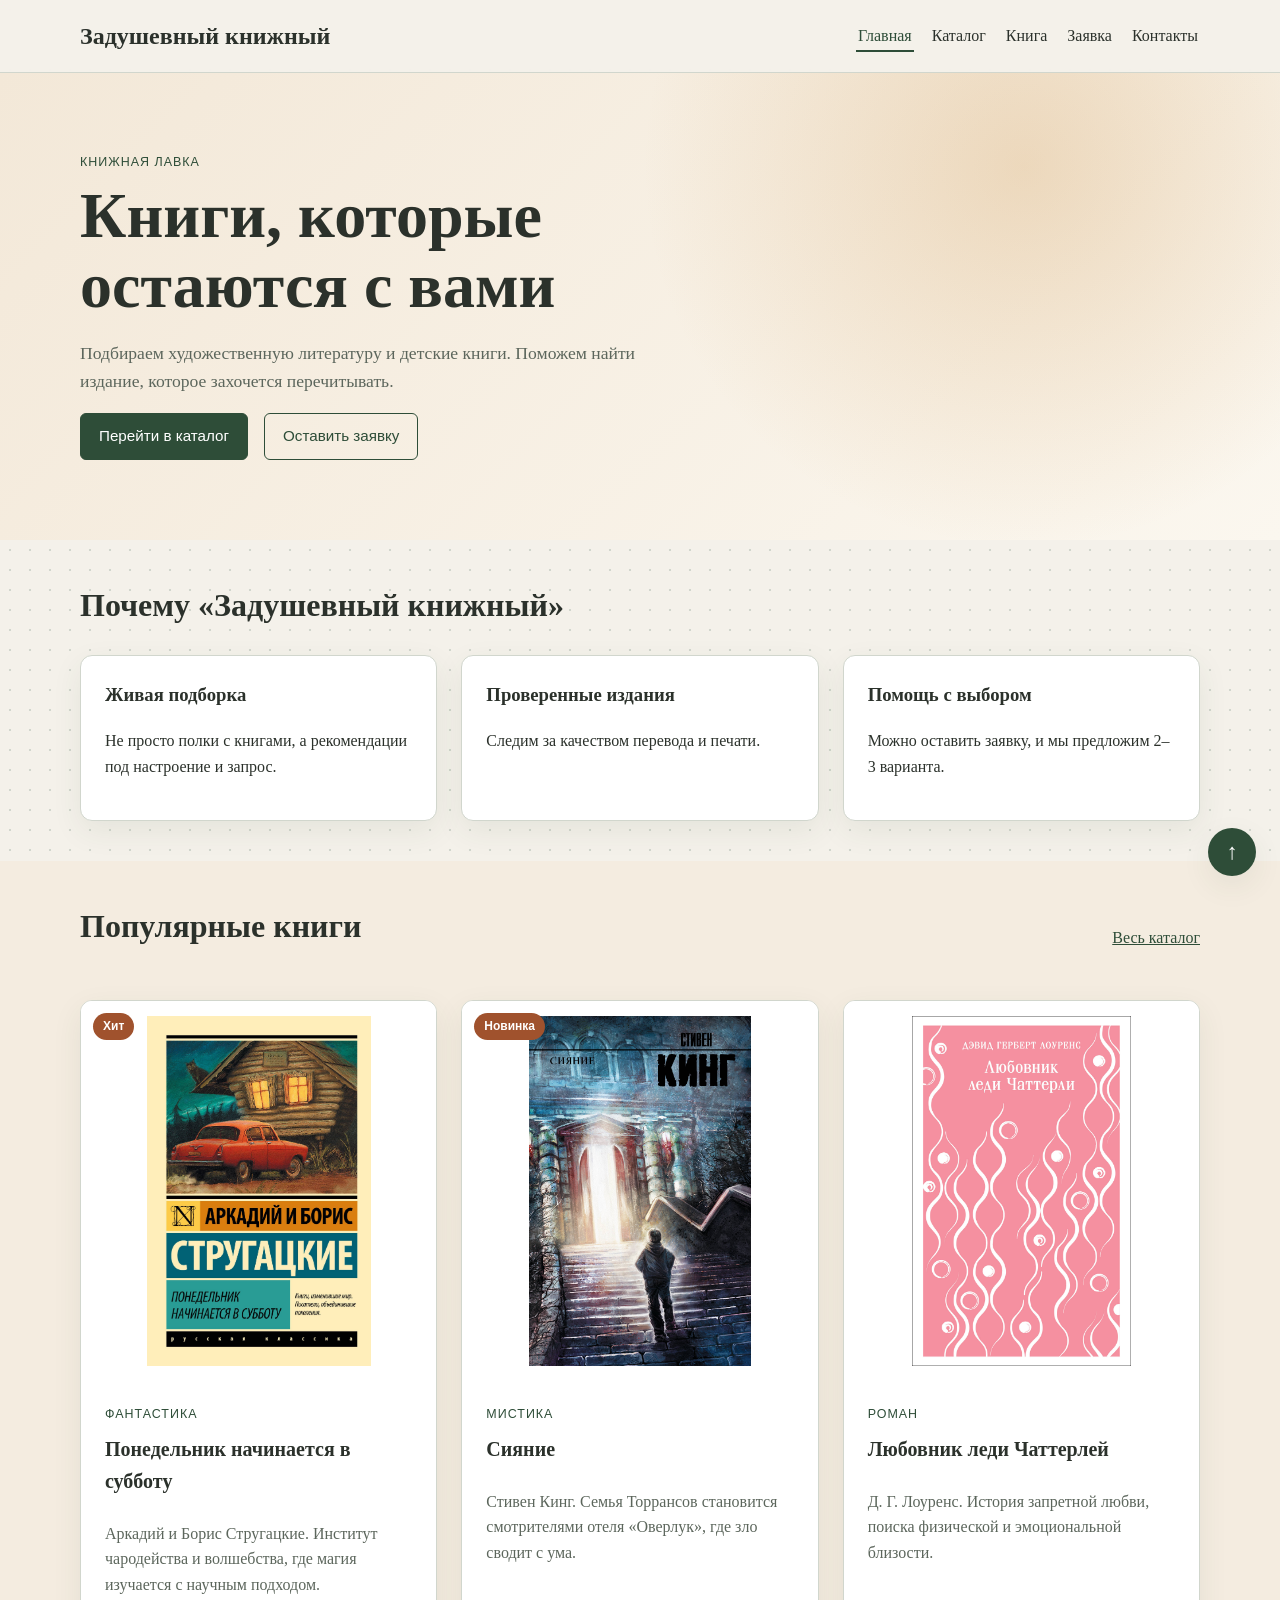
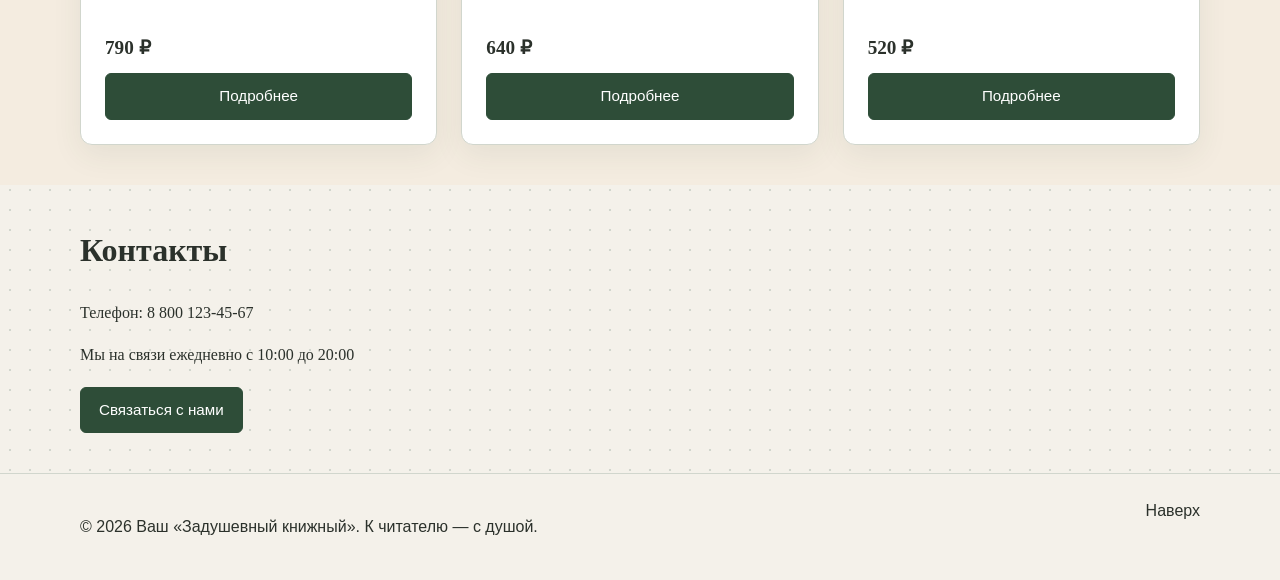
<file: index.html>
<!DOCTYPE html>
<html lang="ru">
<head>
  <meta charset="UTF-8">
  <meta name="viewport" content="width=device-width, initial-scale=1.0">
  <title>Задушевный книжный — книжная лавка</title>
  <meta name="description" content="Книжная лавка «Задушевный книжный»: художественная литература, фантастика, нон-фикшн и детские книги.">
  <link rel="stylesheet" href="css/style.css">
</head>
<body id="top">
  <header class="site-header">
    <div class="site-header__inner container">
      <a class="site-header__logo" href="index.html">Задушевный книжный</a>

      <nav class="site-nav" aria-label="Основная навигация">
        <ul class="site-nav__list">
          <li class="site-nav__item">
            <a class="site-nav__link site-nav__link--active" href="index.html">Главная</a>
          </li>
          <li class="site-nav__item">
            <a class="site-nav__link" href="catalog.html">Каталог</a>
          </li>
          <li class="site-nav__item">
            <a class="site-nav__link" href="product.html">Книга</a>
          </li>
          <li class="site-nav__item">
            <a class="site-nav__link" href="order.html">Заявка</a>
          </li>
          <li class="site-nav__item">
            <a class="site-nav__link" href="contacts.html">Контакты</a>
          </li>
        </ul>
      </nav>
    </div>
  </header>

  <main>
    <section class="hero">
      <div class="container hero__inner">
        <div class="hero__content">
          <p class="hero__label">Книжная лавка</p>
          <h1 class="hero__title">Книги, которые остаются с вами</h1>
          <p class="hero__text">
            Подбираем художественную литературу и детские книги.
            Поможем найти издание, которое захочется перечитывать.
          </p>
          <div class="hero__actions">
            <a class="button" href="catalog.html">Перейти в каталог</a>
            <a class="button button--secondary" href="order.html">Оставить заявку</a>
          </div>
        </div>
      </div>
    </section>

    <section class="section" id="advantages">
      <div class="container">
        <h2 class="section__title">Почему «Задушевный книжный»</h2>
        <div class="advantages">
          <article class="advantage">
            <h3 class="advantage__title">Живая подборка</h3>
            <p class="advantage__text">Не просто полки с книгами, а рекомендации под настроение и запрос.</p>
          </article>
          <article class="advantage">
            <h3 class="advantage__title">Проверенные издания</h3>
            <p class="advantage__text">Следим за качеством перевода и печати.</p>
          </article>
          <article class="advantage">
            <h3 class="advantage__title">Помощь с выбором</h3>
            <p class="advantage__text">Можно оставить заявку, и мы предложим 2–3 варианта.</p>
          </article>
        </div>
      </div>
    </section>

    <section class="section section--muted" id="popular">
      <div class="container">
        <div class="section__head">
          <h2 class="section__title">Популярные книги</h2>
          <a class="section__link" href="catalog.html">Весь каталог</a>
        </div>

                <div class="product-grid">
          <!-- 1. Понедельник начинается в субботу -->
          <article class="product-card product-card--hit">
            <span class="product-card__badge">Хит</span>
            <img src="images/ponedel.jpg" alt="Обложка книги Понедельник начинается в субботу" class="product-card__cover">
            <div class="product-card__body">
              <p class="product-card__category">Фантастика</p>
              <h3 class="product-card__title">Понедельник начинается в субботу</h3>
              <p class="product-card__description">Аркадий и Борис Стругацкие. Институт чародейства и волшебства, где магия изучается с научным подходом.</p>
              <p class="product-card__price">790 ₽</p>
              <a class="button product-card__button" href="product.html">Подробнее</a>
            </div>
          </article>

          <!-- 2. Сияние -->
          <article class="product-card product-card--new">
            <span class="product-card__badge">Новинка</span>
            <img src="images/sianie.jpg" alt="Обложка книги Сияние" class="product-card__cover">
            <div class="product-card__body">
              <p class="product-card__category">Мистика</p>
              <h3 class="product-card__title">Сияние</h3>
              <p class="product-card__description">Стивен Кинг. Семья Торрансов становится смотрителями отеля «Оверлук», где зло сводит с ума.</p>
              <p class="product-card__price">640 ₽</p>
              <a class="button product-card__button" href="product.html">Подробнее</a>
            </div>
          </article>

          <!-- 3. Любовник леди Чаттерлей -->
          <article class="product-card product-card--discount">
            <img src="images/ledy.jpg" alt="Обложка книги Любовник леди Чаттерлей" class="product-card__cover">
            <div class="product-card__body">
              <p class="product-card__category">Роман</p>
              <h3 class="product-card__title">Любовник леди Чаттерлей</h3>
              <p class="product-card__description">Д. Г. Лоуренс. История запретной любви, поиска физической и эмоциональной близости.</p>
              <p class="product-card__price">520 ₽</p>
              <a class="button product-card__button" href="product.html">Подробнее</a>
            </div>
          </article>
        </div>
      </div>
    </section>

        <section class="section" id="contacts">
      <div class="container">
        <h2 class="section__title">Контакты</h2>
        <p style="margin-bottom: 10px;">Телефон: 8 800 123-45-67</p>
        <p style="margin-bottom: 20px;">Мы на связи ежедневно с 10:00 до 20:00</p>
        <a class="button" href="contacts.html">Связаться с нами</a>
      </div>
    </section>
  </main>

    <footer class="site-footer">
    <div class="container site-footer__inner">
      <p class="site-footer__text">© 2026 Ваш «Задушевный книжный». К читателю — с душой.</p>
      <a class="site-footer__link" href="#top">Наверх</a>
    </div>
  </footer>

  <button class="to-top" type="button" aria-label="Наверх" onclick="window.scrollTo({ top: 0, behavior: 'smooth' })">↑</button>

  <dialog class="modal" id="orderModal">
    <div class="modal__content">
      <button class="modal__close" type="button" data-modal-close aria-label="Закрыть">×</button>
      <h2 class="modal__title">Заказать книгу</h2>
      <p class="modal__text">Оставьте имя и телефон — подберём издание и свяжемся с вами.</p>
      <form class="order-form" action="#" method="post">
        <div class="order-form__field">
          <label class="order-form__label" for="modal-name">Имя</label>
          <input class="order-form__input" id="modal-name" name="name" type="text" required>
        </div>
        <div class="order-form__field">
          <label class="order-form__label" for="modal-phone">Телефон</label>
          <input class="order-form__input" id="modal-phone" name="phone" type="tel" required>
        </div>
        <button class="button order-form__submit" type="submit">Отправить</button>
      </form>
    </div>
  </dialog>

  <script src="js/main.js"></script>
</body>
</html>
</file>
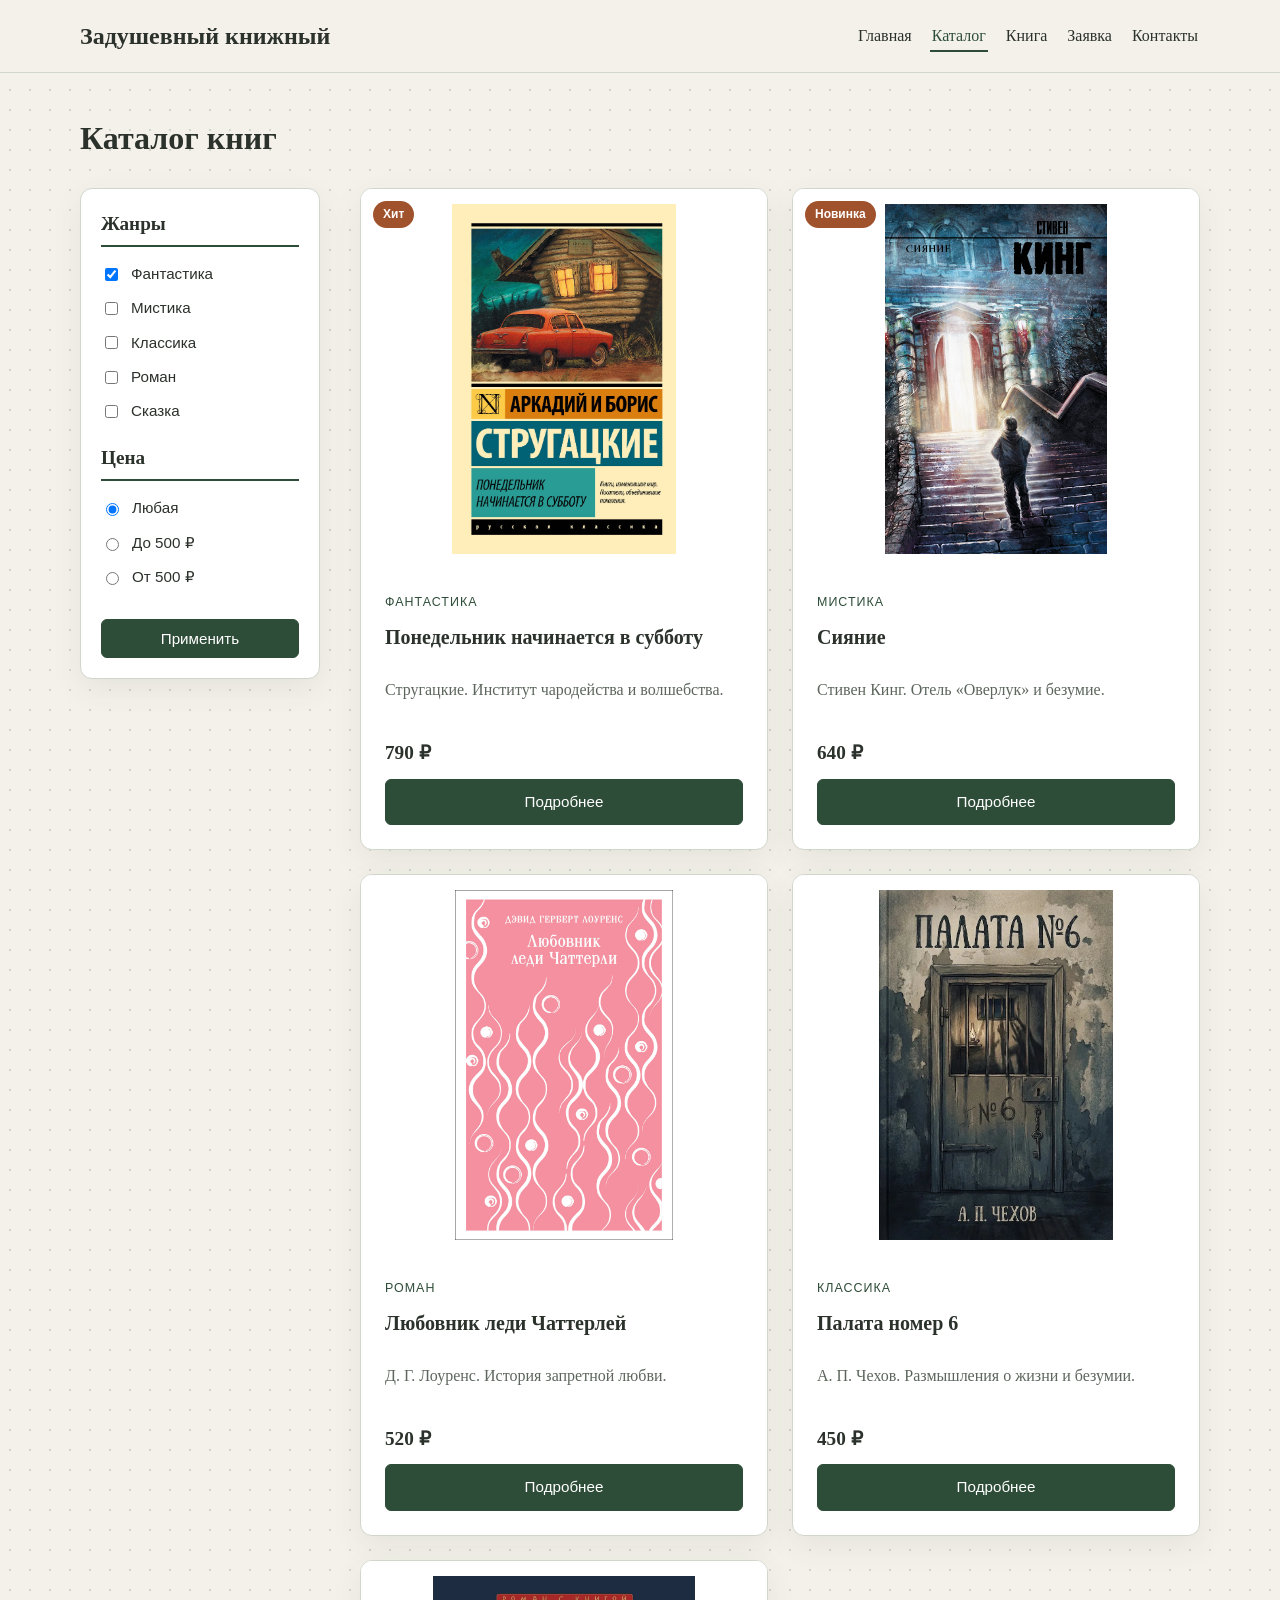
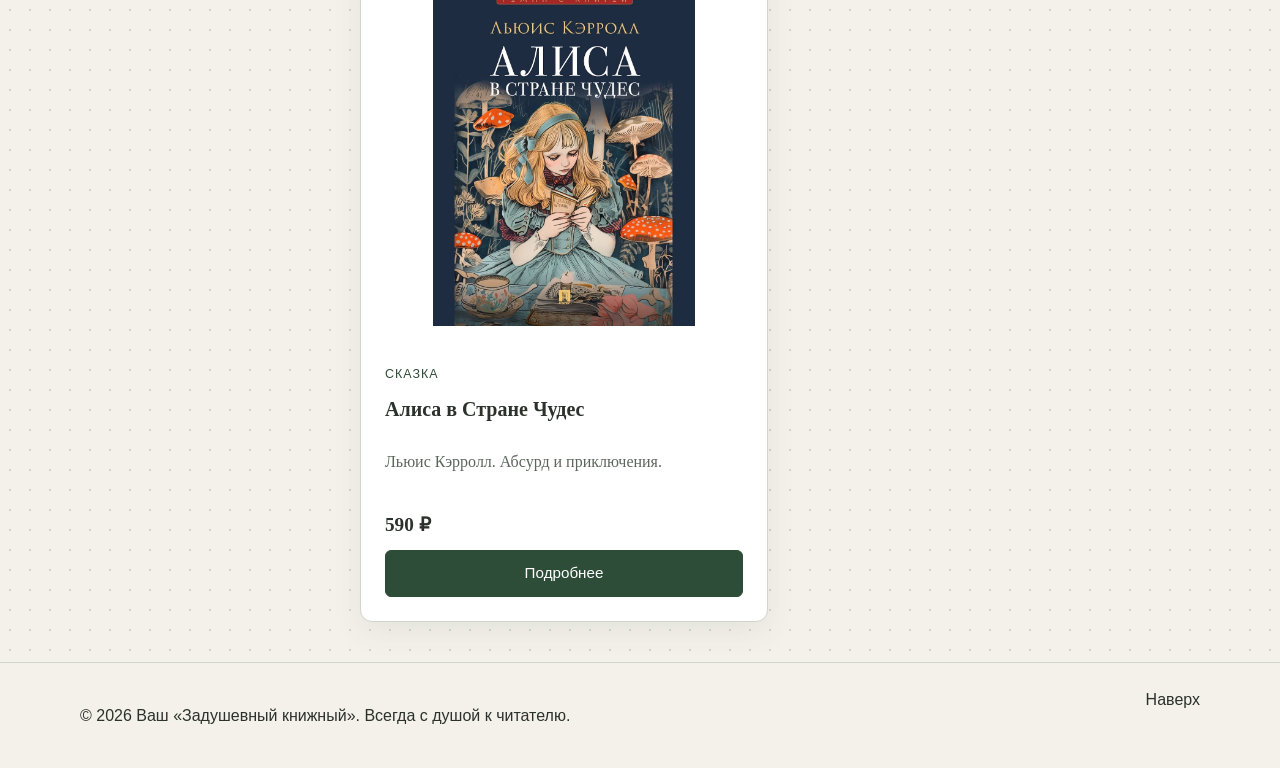
<file: catalog.html>
<!DOCTYPE html>
<html lang="ru">
<head>
  <meta charset="UTF-8">
  <meta name="viewport" content="width=device-width, initial-scale=1.0">
  <title>Каталог — Задушевный книжный</title>
  <link rel="stylesheet" href="css/style.css">
</head>
<body id="top">
  <header class="site-header">
    <div class="site-header__inner container">
      <a class="site-header__logo" href="index.html">Задушевный книжный</a>
      <nav class="site-nav" aria-label="Основная навигация">
        <ul class="site-nav__list">
          <li class="site-nav__item"><a class="site-nav__link" href="index.html">Главная</a></li>
          <li class="site-nav__item"><a class="site-nav__link site-nav__link--active" href="catalog.html">Каталог</a></li>
          <li class="site-nav__item"><a class="site-nav__link" href="product.html">Книга</a></li>
          <li class="site-nav__item"><a class="site-nav__link" href="order.html">Заявка</a></li>
          <li class="site-nav__item"><a class="site-nav__link" href="contacts.html">Контакты</a></li>
        </ul>
      </nav>
    </div>
  </header>

  <main>
    <section class="section">
      <div class="container">
        <h1 class="section__title">Каталог книг</h1>
        
        <div class="catalog-layout">
          <!-- Блок фильтров (слева) -->
          <aside class="filters">
            <h2 class="filters__title">Жанры</h2>
            <label class="filters__label"><input type="checkbox" checked> Фантастика</label>
            <label class="filters__label"><input type="checkbox"> Мистика</label>
            <label class="filters__label"><input type="checkbox"> Классика</label>
            <label class="filters__label"><input type="checkbox"> Роман</label>
            <label class="filters__label"><input type="checkbox"> Сказка</label>
            
            <h2 class="filters__title" style="margin-top: 20px;">Цена</h2>
            <label class="filters__label"><input type="radio" name="price" checked> Любая</label>
            <label class="filters__label"><input type="radio" name="price"> До 500 ₽</label>
            <label class="filters__label"><input type="radio" name="price"> От 500 ₽</label>
            <button class="button" type="button" style="width: 100%; margin-top: 20px;">Применить</button>
          </aside>

          <!-- Сетка товаров (справа) -->
          <div class="product-grid product-grid--catalog">
            <!-- 1 -->
            <article class="product-card product-card--hit">
              <span class="product-card__badge">Хит</span>
              <img src="images/ponedel.jpg" alt="Обложка книги Понедельник начинается в субботу" class="product-card__cover">
              <div class="product-card__body">
                <p class="product-card__category">Фантастика</p>
                <h3 class="product-card__title">Понедельник начинается в субботу</h3>
                <p class="product-card__description">Стругацкие. Институт чародейства и волшебства.</p>
                <p class="product-card__price">790 ₽</p>
                <a class="button product-card__button" href="product.html">Подробнее</a>
              </div>
            </article>
            <!-- 2 -->
            <article class="product-card product-card--new">
              <span class="product-card__badge">Новинка</span>
              <img src="images/sianie.jpg" alt="Обложка книги Сияние" class="product-card__cover">
              <div class="product-card__body">
                <p class="product-card__category">Мистика</p>
                <h3 class="product-card__title">Сияние</h3>
                <p class="product-card__description">Стивен Кинг. Отель «Оверлук» и безумие.</p>
                <p class="product-card__price">640 ₽</p>
                <a class="button product-card__button" href="product.html">Подробнее</a>
              </div>
            </article>
            <!-- 3 -->
            <article class="product-card">
              <img src="images/ledy.jpg" alt="Обложка книги Любовник леди Чаттерлей" class="product-card__cover">
              <div class="product-card__body">
                <p class="product-card__category">Роман</p>
                <h3 class="product-card__title">Любовник леди Чаттерлей</h3>
                <p class="product-card__description">Д. Г. Лоуренс. История запретной любви.</p>
                <p class="product-card__price">520 ₽</p>
                <a class="button product-card__button" href="product.html">Подробнее</a>
              </div>
            </article>
            <!-- 4 -->
            <article class="product-card">
              <img src="images/palata.jpg" alt="Обложка книги Палата номер 6" class="product-card__cover">
              <div class="product-card__body">
                <p class="product-card__category">Классика</p>
                <h3 class="product-card__title">Палата номер 6</h3>
                <p class="product-card__description">А. П. Чехов. Размышления о жизни и безумии.</p>
                <p class="product-card__price">450 ₽</p>
                <a class="button product-card__button" href="product.html">Подробнее</a>
              </div>
            </article>
            <!-- 5 -->
            <article class="product-card">
              <img src="images/alica.jpg" alt="Обложка книги Алиса в Стране Чудес" class="product-card__cover">
              <div class="product-card__body">
                <p class="product-card__category">Сказка</p>
                <h3 class="product-card__title">Алиса в Стране Чудес</h3>
                <p class="product-card__description">Льюис Кэрролл. Абсурд и приключения.</p>
                <p class="product-card__price">590 ₽</p>
                <a class="button product-card__button" href="product.html">Подробнее</a>
              </div>
            </article>
          </div>
        </div>
      </div>
    </section>
  </main>

  <footer class="site-footer">
    <div class="container site-footer__inner">
      <p class="site-footer__text">© 2026 Ваш «Задушевный книжный». Всегда с душой к читателю.</p>
      <a class="site-footer__link" href="#top">Наверх</a>
    </div>
  </footer>
  <script src="js/main.js"></script>
</body>
</html>
</file>
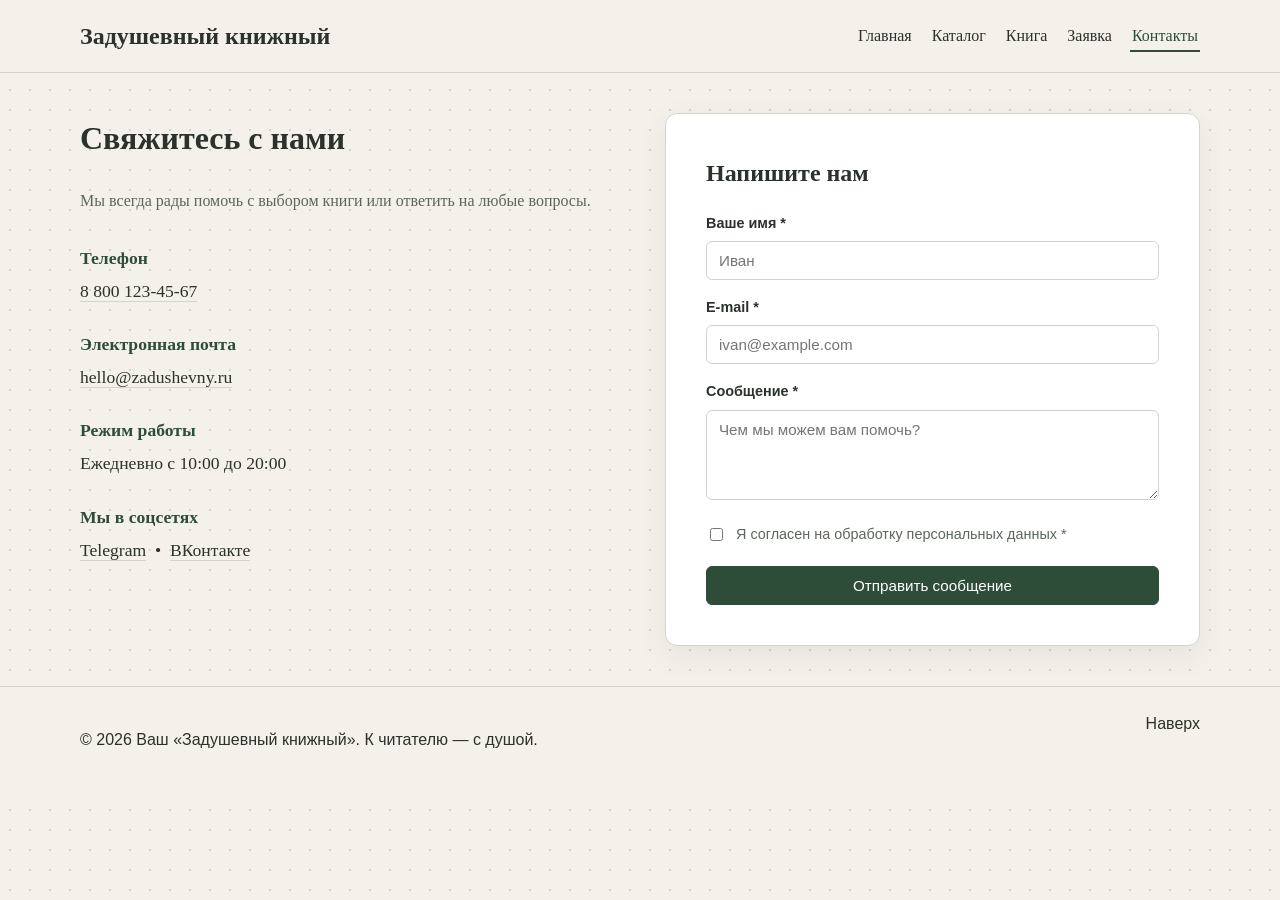
<file: contacts.html>
<!DOCTYPE html>
<html lang="ru">
<head>
  <meta charset="UTF-8">
  <meta name="viewport" content="width=device-width, initial-scale=1.0">
  <title>Контакты — Задушевный книжный</title>
  <link rel="stylesheet" href="css/style.css">
</head>
<body id="top">
  <header class="site-header">
    <div class="site-header__inner container">
      <a class="site-header__logo" href="index.html">Задушевный книжный</a>
      <nav class="site-nav" aria-label="Основная навигация">
        <ul class="site-nav__list">
          <li class="site-nav__item"><a class="site-nav__link" href="index.html">Главная</a></li>
          <li class="site-nav__item"><a class="site-nav__link" href="catalog.html">Каталог</a></li>
          <li class="site-nav__item"><a class="site-nav__link" href="product.html">Книга</a></li>
          <li class="site-nav__item"><a class="site-nav__link" href="order.html">Заявка</a></li>
          <li class="site-nav__item"><a class="site-nav__link site-nav__link--active" href="contacts.html">Контакты</a></li>
        </ul>
      </nav>
    </div>
  </header>

  <main>
    <section class="section">
      <div class="container">
        
        <!-- Двухколоночная сетка: слева инфо, справа форма -->
        <div class="contacts-grid">
          
          <!-- Левая колонка: Информация -->
          <div class="contacts-info">
            <h1 class="section__title">Свяжитесь с нами</h1>
            <p style="color: var(--color-muted); margin-bottom: 30px;">
              Мы всегда рады помочь с выбором книги или ответить на любые вопросы.
            </p>

            <div class="contact-block">
              <h3 class="contact-block__title">Телефон</h3>
              <p class="contact-block__text"><a href="tel:+78001234567">8 800 123-45-67</a></p>
            </div>

            <div class="contact-block">
              <h3 class="contact-block__title">Электронная почта</h3>
              <p class="contact-block__text"><a href="mailto:hello@zadushevny.ru">hello@zadushevny.ru</a></p>
            </div>

            <div class="contact-block">
              <h3 class="contact-block__title">Режим работы</h3>
              <p class="contact-block__text">Ежедневно с 10:00 до 20:00</p>
            </div>
            
            <div class="contact-block">
              <h3 class="contact-block__title">Мы в соцсетях</h3>
              <p class="contact-block__text">
                <a href="#">Telegram</a> &nbsp;•&nbsp; <a href="#">ВКонтакте</a>
              </p>
            </div>
          </div>

          <!-- Правая колонка: Форма обратной связи -->
          <div class="form-wrapper" style="margin: 0;">
            <h2 class="section__title" style="font-size: 1.5rem; margin-bottom: 20px;">Напишите нам</h2>
            <form class="order-form" action="#" method="post">
              
              <div class="order-form__field">
                <label class="order-form__label" for="contact-name">Ваше имя *</label>
                <input class="order-form__input" id="contact-name" name="name" type="text" required placeholder="Иван">
              </div>

              <div class="order-form__field">
                <label class="order-form__label" for="contact-email">E-mail *</label>
                <input class="order-form__input" id="contact-email" name="email" type="email" required placeholder="ivan@example.com">
              </div>

              <div class="order-form__field">
                <label class="order-form__label" for="contact-message">Сообщение *</label>
                <textarea class="order-form__input" id="contact-message" name="message" rows="4" required placeholder="Чем мы можем вам помочь?"></textarea>
              </div>

              <div class="order-form__check">
                <input id="contact-consent" name="consent" type="checkbox" required>
                <label for="contact-consent">Я согласен на обработку персональных данных *</label>
              </div>

              <button class="button" type="submit" style="width: 100%;">Отправить сообщение</button>
            </form>
          </div>

        </div>
      </div>
    </section>
  </main>

   <footer class="site-footer">
    <div class="container site-footer__inner">
      <p class="site-footer__text">© 2026 Ваш «Задушевный книжный». К читателю — с душой.</p>
      <a class="site-footer__link" href="#top">Наверх</a>
    </div>
  </footer>
  
  <script src="js/main.js"></script>
</body>
</html>
</file>
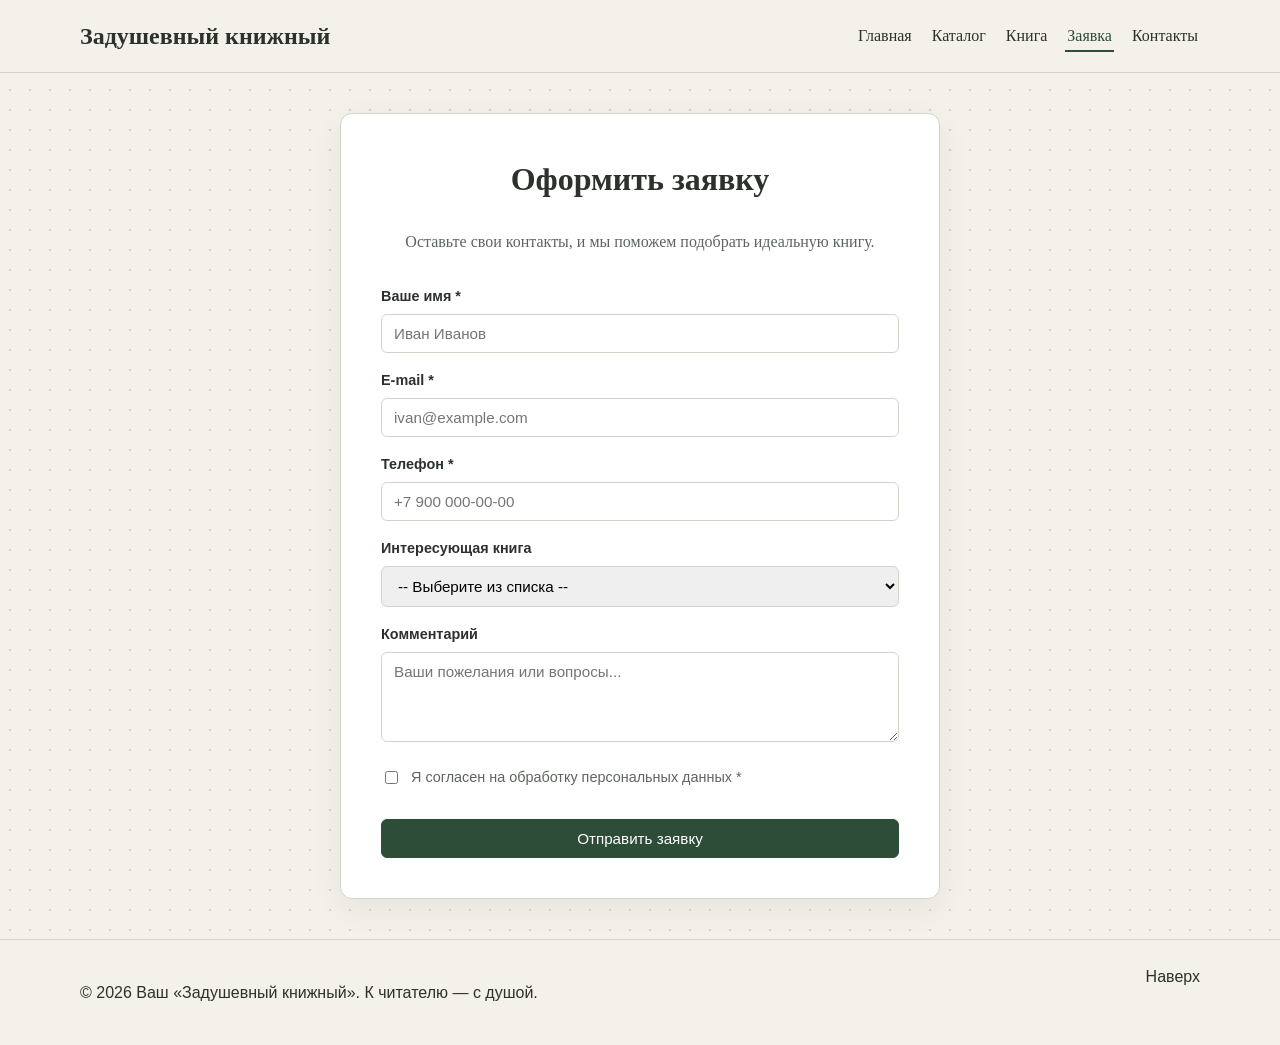
<file: order.html>
<!DOCTYPE html>
<html lang="ru">
<head>
  <meta charset="UTF-8">
  <meta name="viewport" content="width=device-width, initial-scale=1.0">
  <title>Оставить заявку — Задушевный книжный</title>
  <link rel="stylesheet" href="css/style.css">
</head>
<body id="top">
  <header class="site-header">
    <div class="site-header__inner container">
      <a class="site-header__logo" href="index.html">Задушевный книжный</a>
      <nav class="site-nav" aria-label="Основная навигация">
        <ul class="site-nav__list">
          <li class="site-nav__item"><a class="site-nav__link" href="index.html">Главная</a></li>
          <li class="site-nav__item"><a class="site-nav__link" href="catalog.html">Каталог</a></li>
          <li class="site-nav__item"><a class="site-nav__link" href="product.html">Книга</a></li>
          <li class="site-nav__item"><a class="site-nav__link site-nav__link--active" href="order.html">Заявка</a></li>
          <li class="site-nav__item"><a class="site-nav__link" href="contacts.html">Контакты</a></li>
        </ul>
      </nav>
    </div>
  </header>

  <main>
    <section class="section">
      <div class="container">
        <div class="form-wrapper">
          <h1 class="section__title" style="text-align: center;">Оформить заявку</h1>
          <p style="text-align: center; color: var(--color-muted); margin-bottom: 30px;">
            Оставьте свои контакты, и мы поможем подобрать идеальную книгу.
          </p>

          <form class="order-form" action="#" method="post">
            
            <div class="order-form__field">
              <label class="order-form__label" for="user-name">Ваше имя *</label>
              <input class="order-form__input" id="user-name" name="name" type="text" required placeholder="Иван Иванов">
            </div>

            <div class="order-form__field">
              <label class="order-form__label" for="user-email">E-mail *</label>
              <input class="order-form__input" id="user-email" name="email" type="email" required placeholder="ivan@example.com">
            </div>

            <div class="order-form__field">
              <label class="order-form__label" for="user-phone">Телефон *</label>
              <input class="order-form__input" id="user-phone" name="phone" type="tel" required placeholder="+7 900 000-00-00">
            </div>

                        <div class="order-form__field">
              <label class="order-form__label" for="user-topic">Интересующая книга</label>
              <select class="order-form__input" id="user-topic" name="topic">
                <option value="">-- Выберите из списка --</option>
                <option value="ponedel">Понедельник начинается в субботу</option>
                <option value="sianie">Сияние</option>
                <option value="chatterley">Любовник леди Чаттерлей</option>
                <option value="palata">Палата номер 6</option>
                <option value="alisa">Алиса в Стране Чудес</option>
                <option value="other">Другая (напишу в комментарии)</option>
              </select>
            </div>

            <div class="order-form__field">
              <label class="order-form__label" for="user-comment">Комментарий</label>
              <textarea class="order-form__input" id="user-comment" name="comment" rows="4" placeholder="Ваши пожелания или вопросы..."></textarea>
            </div>

            <div class="order-form__check">
              <input id="user-consent" name="consent" type="checkbox" required>
              <label for="user-consent">Я согласен на обработку персональных данных *</label>
            </div>

            <button class="button" type="submit" style="width: 100%; margin-top: 10px;">Отправить заявку</button>

          </form>
        </div>
      </div>
    </section>
  </main>

   <footer class="site-footer">
    <div class="container site-footer__inner">
      <p class="site-footer__text">© 2026 Ваш «Задушевный книжный». К читателю — с душой.</p>
      <a class="site-footer__link" href="#top">Наверх</a>
    </div>
  </footer>
  
  <script src="js/main.js"></script>
</body>
</html>
</file>
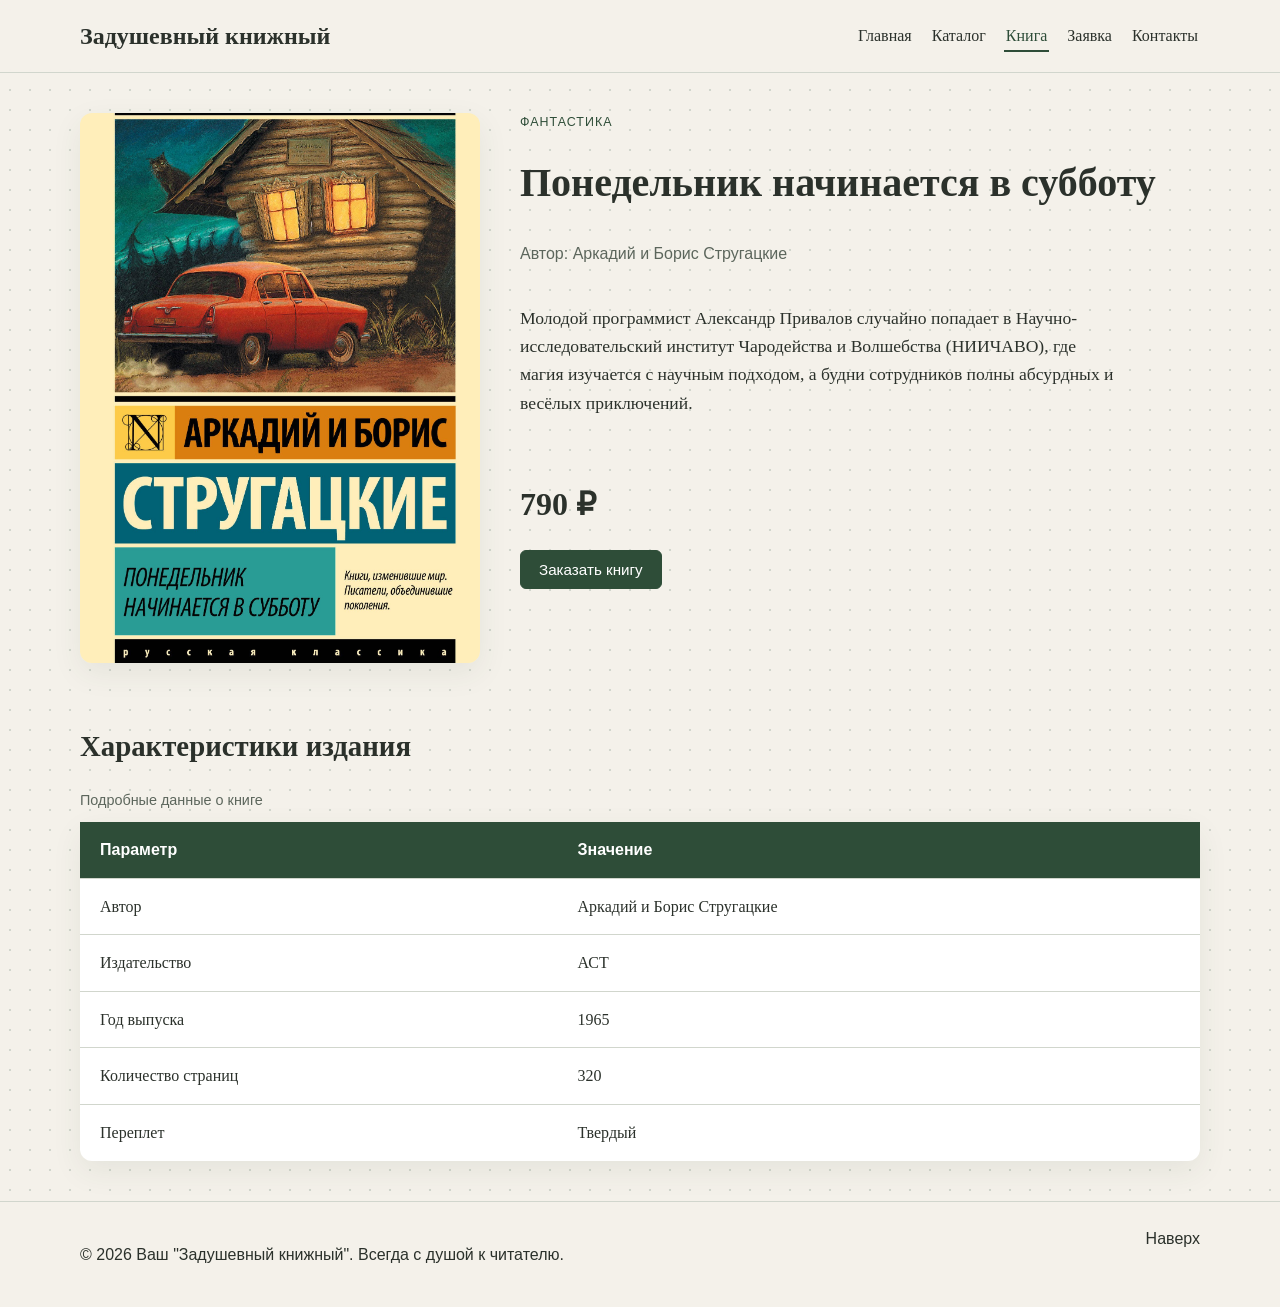
<file: product.html>
<!DOCTYPE html>
<html lang="ru">
<head>
  <meta charset="UTF-8">
  <meta name="viewport" content="width=device-width, initial-scale=1.0">
  <title>Понедельник начинается в субботу — Задушевный книжный</title>
  <link rel="stylesheet" href="css/style.css">
</head>
<body id="top">
  <header class="site-header">
    <div class="site-header__inner container">
      <a class="site-header__logo" href="index.html">Задушевный книжный</a>
      <nav class="site-nav" aria-label="Основная навигация">
        <ul class="site-nav__list">
          <li class="site-nav__item"><a class="site-nav__link" href="index.html">Главная</a></li>
          <li class="site-nav__item"><a class="site-nav__link" href="catalog.html">Каталог</a></li>
          <li class="site-nav__item"><a class="site-nav__link site-nav__link--active" href="product.html">Книга</a></li>
          <li class="site-nav__item"><a class="site-nav__link" href="order.html">Заявка</a></li>
          <li class="site-nav__item"><a class="site-nav__link" href="contacts.html">Контакты</a></li>
        </ul>
      </nav>
    </div>
  </header>

  <main>
    <section class="section">
      <div class="container">
        <div class="book-detail">
          <!-- Обложка -->
          <img src="images/ponedel.jpg" alt="Обложка книги Понедельник начинается в субботу" class="book-detail__cover">
          
          <!-- Информация -->
          <div class="book-detail__info">
            <p class="product-card__category">Фантастика</p>
            <h1 class="book-detail__title">Понедельник начинается в субботу</h1>
            <p class="book-detail__author">Автор: Аркадий и Борис Стругацкие</p>
            
            <p class="book-detail__desc">
              Молодой программист Александр Привалов случайно попадает в Научно-исследовательский институт Чародейства и Волшебства (НИИЧАВО), где магия изучается с научным подходом, а будни сотрудников полны абсурдных и весёлых приключений.
            </p>
            
            <p class="book-detail__price">790 ₽</p>
            <button class="button" type="button" data-modal-open>Заказать книгу</button>
          </div>
        </div>

        <!-- Таблица -->
        <div class="specs">
          <h2 class="specs__title">Характеристики издания</h2>
          <table class="spec-table">
            <caption>Подробные данные о книге</caption>
            <thead>
              <tr><th>Параметр</th><th>Значение</th></tr>
            </thead>
            <tbody>
              <tr><td>Автор</td><td>Аркадий и Борис Стругацкие</td></tr>
              <tr><td>Издательство</td><td>АСТ</td></tr>
              <tr><td>Год выпуска</td><td>1965</td></tr>
              <tr><td>Количество страниц</td><td>320</td></tr>
              <tr><td>Переплет</td><td>Твердый</td></tr>
            </tbody>
          </table>
        </div>
      </div>
    </section>
  </main>

  <footer class="site-footer">
    <div class="container site-footer__inner">
      <p class="site-footer__text">© 2026 Ваш "Задушевный книжный". Всегда с душой к читателю.</p>
      <a class="site-footer__link" href="#top">Наверх</a>
    </div>
  </footer>

    <!-- РАСШИРЕННОЕ МОДАЛЬНОЕ ОКНО -->
  <dialog class="modal" id="orderModal">
    <div class="modal__content">
      <button class="modal__close" type="button" data-modal-close aria-label="Закрыть">×</button>
      <h2 class="modal__title">Заказать книгу</h2>
      <p class="modal__text">Оставьте контакты, и мы свяжемся с вами для подтверждения заказа.</p>
      
      <form class="order-form" action="#" method="post">
        <div class="order-form__field">
          <label class="order-form__label" for="modal-name">Ваше имя *</label>
          <input class="order-form__input" id="modal-name" name="name" type="text" required placeholder="Иван">
        </div>

        <div class="order-form__field">
          <label class="order-form__label" for="modal-email">E-mail *</label>
          <input class="order-form__input" id="modal-email" name="email" type="email" required placeholder="ivan@example.com">
        </div>
        
        <div class="order-form__field">
          <label class="order-form__label" for="modal-phone">Телефон *</label>
          <input class="order-form__input" id="modal-phone" name="phone" type="tel" required placeholder="+7 900 000-00-00">
        </div>

        <div class="order-form__field">
          <label class="order-form__label" for="modal-comment">Комментарий</label>
          <textarea class="order-form__input" id="modal-comment" name="comment" rows="2" placeholder="Пожелания по заказу..."></textarea>
        </div>

        <div class="order-form__check" style="margin-bottom: 15px;">
          <input id="modal-consent" name="consent" type="checkbox" required>
          <label for="modal-consent">Я согласен на обработку персональных данных *</label>
        </div>

        <button class="button order-form__submit" type="submit" style="width: 100%;">Отправить заявку</button>
      </form>
    </div>
  </dialog>
  <script src="js/main.js"></script>
</body>
</html>
</file>
<file: css/style.css>
/* 1. CSS-переменные и базовые настройки*/
:root {
  --color-bg: #f4f1ea; /* Светлый цвет пергамента */
  --color-surface: #ffffff;
  --color-text: #2b312b; /* Темно-серый, почти черный */
  --color-muted: #5c665c; /* Серо-зеленый */
  --color-primary: #2e4d38; /* Глубокий лесной зеленый */
  --color-primary-dark: #1e3325;
  --color-border: #d1d6cd;
  --color-danger: #b00020;
  --color-badge: #a0522d; /* Коричневый для */

  --space-sm: 8px;
  --space-md: 16px;
  --space-lg: 24px;
  --space-xl: 40px;

  --radius-sm: 6px;
  --radius-md: 12px;
  --shadow-card: 0 10px 30px rgba(46, 77, 56, 0.08); /* Зеленоватая тень */

  --container: 1120px;
}

* {
  box-sizing: border-box;
}

body {
  margin: 0;
  font-family: Georgia, "Times New Roman", serif;
  color: var(--color-text);
  line-height: 1.6;
  /* Узор в виде едва заметных кругов + цвет фона */
  background-color: var(--color-bg);
  background-image: radial-gradient(var(--color-border) 1px, transparent 1px);
  background-size: 20px 20px;
}

.container {
  width: min(100% - 32px, var(--container));
  margin: 0 auto;
}

/* 2. Шапка и навигация */
.site-header {
  position: sticky;
  top: 0;
  z-index: 100;
  background: rgba(244, 241, 234, 0.95); /* Цвет фона в тон */
  border-bottom: 1px solid var(--color-border);
  backdrop-filter: blur(8px);
}

.site-header__inner {
  display: flex;
  align-items: center;
  justify-content: space-between;
  gap: var(--space-lg);
  min-height: 72px;
}

.site-header__logo {
  font-size: 1.5rem;
  font-weight: 700;
  color: var(--color-text);
  text-decoration: none;
}

.site-nav__list {
  display: flex;
  flex-wrap: wrap;
  gap: var(--space-md);
  margin: 0;
  padding: 0;
  list-style: none;
}

.site-nav__link {
  color: var(--color-text);
  text-decoration: none;
  padding: 6px 2px;
  border-bottom: 2px solid transparent;
  transition: color 0.2s, border-color 0.2s;
}

.site-nav__link:hover,
.site-nav__link:focus-visible,
.site-nav__link--active {
  color: var(--color-primary);
  border-bottom-color: var(--color-primary);
}

/* 3. Главная страница */
.hero {
  padding: 80px 0;
  background:
    radial-gradient(circle at 80% 20%, rgba(201, 139, 60, 0.25), transparent 35%),
    linear-gradient(135deg, #f3e8d8, #fbf7ef);
}

.hero__inner {
  display: grid;
  grid-template-columns: minmax(0, 720px);
}

.hero__label,
.product-card__category {
  margin: 0 0 var(--space-sm);
  color: var(--color-primary);
  text-transform: uppercase;
  letter-spacing: 0.08em;
  font-size: 0.78rem;
  font-family: Arial, sans-serif;
}

.hero__title {
  margin: 0 0 var(--space-md);
  font-size: clamp(2.2rem, 5vw, 4rem);
  line-height: 1.1;
}

.hero__text {
  max-width: 620px;
  color: var(--color-muted);
  font-size: 1.1rem;
}

.hero__actions,
.section__head {
  display: flex;
  flex-wrap: wrap;
  align-items: center;
  gap: var(--space-md);
}

.section {
  padding: var(--space-xl) 0;
}

.section--muted {
  background: #f4ece0;
}

.section__head {
  justify-content: space-between;
  margin-bottom: var(--space-lg);
}

.section__title {
  margin: 0 0 var(--space-lg);
  font-size: 2rem;
}

.section__link {
  color: var(--color-primary);
}

/*4. Кнопки */
.button {
  display: inline-flex;
  align-items: center;
  justify-content: center;
  padding: 10px 18px;
  border: 1px solid var(--color-primary);
  border-radius: var(--radius-sm);
  background: var(--color-primary);
  color: #fff;
  font-family: Arial, sans-serif;
  font-size: 0.95rem;
  text-decoration: none;
  cursor: pointer;
  transition: background-color 0.2s, color 0.2s;
}

.button:hover {
  background: var(--color-primary-dark);
}

.button:focus-visible {
  outline: 2px solid var(--color-primary);
  outline-offset: 3px;
}

.button--secondary {
  background: transparent;
  color: var(--color-primary);
}

.button--secondary:hover {
  background: var(--color-primary);
  color: #fff;
}

/*5. Сетки и карточки товаров */
.advantages,
.product-grid {
  display: grid;
  gap: var(--space-lg);
}

.advantages {
  grid-template-columns: repeat(3, minmax(0, 1fr));
}

.product-grid {
  grid-template-columns: repeat(3, minmax(0, 1fr));
}

.product-grid--catalog {
  grid-template-columns: repeat(2, 1fr); /* Две колонки в каталоге */
}

.advantage,
.product-card {
  background: var(--color-surface);
  border: 1px solid var(--color-border);
  border-radius: var(--radius-md);
  box-shadow: var(--shadow-card);
}

.advantage {
  padding: var(--space-lg);
}

.advantage__title {
  margin-top: 0;
}

.product-card {
  position: relative;
  overflow: hidden;
  display: flex;
  flex-direction: column;
}

.product-card__badge {
  position: absolute;
  top: 12px;
  left: 12px;
  z-index: 2;
  padding: 4px 10px;
  border-radius: 999px;
  background: var(--color-badge);
  color: #fff;
  font-family: Arial, sans-serif;
  font-size: 0.75rem;
  font-weight: 700;
}

.product-card__cover {
  width: 100%;
  height: 380px; 
  object-fit: contain; /* Картинка влезает целиком */
  padding: 15px; 
  background-color: #ffffff; 
  display: block;
  transition: transform 0.4s ease;
}

.product-card:hover .product-card__cover {
  transform: scale(1.05); /* Легкий зум при наведении */
}

.product-card__body {
  padding: var(--space-lg);
  display: flex;
  flex-direction: column;
  flex-grow: 1;
}

.product-card__title {
  margin: 0 0 var(--space-sm);
  font-size: 1.25rem;
}

.product-card__description {
  color: var(--color-muted);
  flex-grow: 1;
}

.product-card__price {
  font-weight: 700;
  font-size: 1.2rem;
  margin-bottom: 10px;
}

/*6. Подвал и кнопка "Наверх" */
.site-footer {
  padding: var(--space-lg) 0;
  border-top: 1px solid var(--color-border);
  background: var(--color-bg);
}

.site-footer__inner {
  display: flex;
  justify-content: space-between;
  gap: var(--space-md);
  font-family: Arial, sans-serif;
}

.site-footer__link {
  color: var(--color-text);
  text-decoration: none;
}

.site-footer__link:hover {
  color: var(--color-primary);
}

.to-top {
  position: fixed;
  right: 24px;
  bottom: 24px;
  z-index: 90;
  width: 48px;
  height: 48px;
  border: 0;
  border-radius: 50%;
  background: var(--color-primary);
  color: #fff;
  font-size: 1.4rem;
  cursor: pointer;
  box-shadow: var(--shadow-card);
  transition: background 0.2s;
}

.to-top:hover {
  background: var(--color-primary-dark);
}

/* 7. Модальное окно и форма */
.modal {
  border: 0;
  border-radius: var(--radius-md);
  padding: 0;
  max-width: 480px;
  width: calc(100% - 32px);
  z-index: 200;
}

.modal::backdrop {
  background: rgba(0, 0, 0, 0.55);
}

.modal__content {
  position: relative;
  padding: var(--space-xl);
  background: var(--color-surface);
}

.modal__close {
  position: absolute;
  top: 12px;
  right: 12px;
  border: 0;
  background: transparent;
  font-size: 1.8rem;
  cursor: pointer;
}

.order-form__field {
  margin-bottom: var(--space-md);
}

.order-form__label {
  display: block;
  margin-bottom: 6px;
  font-family: Arial, sans-serif;
  font-size: 0.9rem;
  font-weight: bold;
}

.order-form__input {
  width: 100%;
  padding: 10px 12px;
  border: 1px solid var(--color-border);
  border-radius: var(--radius-sm);
  font-family: Arial, sans-serif;
  font-size: 0.95rem;
}

.order-form__input:focus-visible {
  outline: 2px solid var(--color-primary);
  outline-offset: 2px;
}

.order-form__check {
  display: flex;
  align-items: center;
  gap: 10px;
  margin-bottom: 20px;
  font-family: Arial, sans-serif;
  font-size: 0.9rem;
  color: var(--color-muted);
}

.form-wrapper {
  max-width: 600px;
  margin: 0 auto;
  background: var(--color-surface);
  padding: 40px;
  border-radius: var(--radius-md);
  box-shadow: var(--shadow-card);
  border: 1px solid var(--color-border);
}

/*  8. Страница одной книги */
.book-detail {
  display: flex;
  gap: 40px;
  margin-bottom: 60px;
}

.book-detail__cover {
  width: 100%;
  max-width: 400px;
  height: 550px;
  object-fit: cover;
  padding: 0;
  border-radius: var(--radius-md);
  box-shadow: var(--shadow-card);
  flex-shrink: 0;
}

.book-detail__info {
  display: flex;
  flex-direction: column;
  align-items: flex-start;
}

.book-detail__title {
  font-size: 2.5rem;
  margin: 10px 0;
}

.book-detail__author {
  color: var(--color-muted);
  font-family: Arial, sans-serif;
  margin-bottom: 20px;
}

.book-detail__desc {
  font-size: 1.1rem;
  margin-bottom: 30px;
  max-width: 600px;
}

.book-detail__price {
  font-size: 2rem;
  font-weight: 700;
  margin-bottom: 20px;
}

/* Таблица */
.specs {
  margin-top: 40px;
}

.specs__title {
  font-size: 1.8rem;
  margin-bottom: 20px;
}

.spec-table {
  width: 100%;
  border-collapse: collapse;
  background: var(--color-surface);
  box-shadow: var(--shadow-card);
  border-radius: var(--radius-md);
  overflow: hidden;
}

.spec-table caption {
  text-align: left;
  margin-bottom: 10px;
  color: var(--color-muted);
  font-family: Arial, sans-serif;
  font-size: 0.9rem;
}

.spec-table th,
.spec-table td {
  padding: 15px 20px;
  text-align: left;
  border-bottom: 1px solid var(--color-border);
}

.spec-table thead {
  background-color: var(--color-primary);
  color: #fff;
  font-family: Arial, sans-serif;
}

.spec-table tbody tr:last-child th,
.spec-table tbody tr:last-child td {
  border-bottom: none;
}

/* 9. Страница контактов и каталога */
.contacts-grid {
  display: grid;
  grid-template-columns: 1fr 1fr;
  gap: 50px;
  align-items: start;
}

.contact-block {
  margin-bottom: 25px;
}

.contact-block__title {
  font-size: 1.1rem;
  margin: 0 0 5px 0;
  color: var(--color-primary);
}

.contact-block__text {
  margin: 0;
  font-size: 1.1rem;
}

.contact-block__text a {
  color: var(--color-text);
  text-decoration: none;
  border-bottom: 1px solid var(--color-border);
  transition: border-color 0.2s;
}

.contact-block__text a:hover {
  border-color: var(--color-primary);
}

.catalog-layout {
  display: grid;
  grid-template-columns: 240px 1fr;
  gap: 40px;
  align-items: start;
}

.filters {
  background: var(--color-surface);
  padding: 20px;
  border-radius: var(--radius-md);
  box-shadow: var(--shadow-card);
  border: 1px solid var(--color-border);
}

.filters__title {
  font-size: 1.2rem;
  margin-top: 0;
  margin-bottom: 15px;
  border-bottom: 2px solid var(--color-primary);
  padding-bottom: 5px;
}

.filters__label {
  display: flex;
  align-items: center;
  gap: 10px;
  margin-bottom: 10px;
  font-family: Arial, sans-serif;
  font-size: 0.95rem;
  cursor: pointer;
}

/* 10. Мобильная версия */
@media (max-width: 800px) {
  .site-header__inner {
    align-items: flex-start;
    flex-direction: column;
    padding: 12px 0;
  }

  .advantages,
  .product-grid,
  .product-grid--catalog {
    grid-template-columns: 1fr; /* Все в одну колонку */
  }

  .book-detail {
    flex-direction: column;
    align-items: center;
    text-align: center;
  }
  
  .book-detail__info {
    align-items: center;
  }

  .contacts-grid,
  .catalog-layout {
    grid-template-columns: 1fr;
  }
}
</file>
